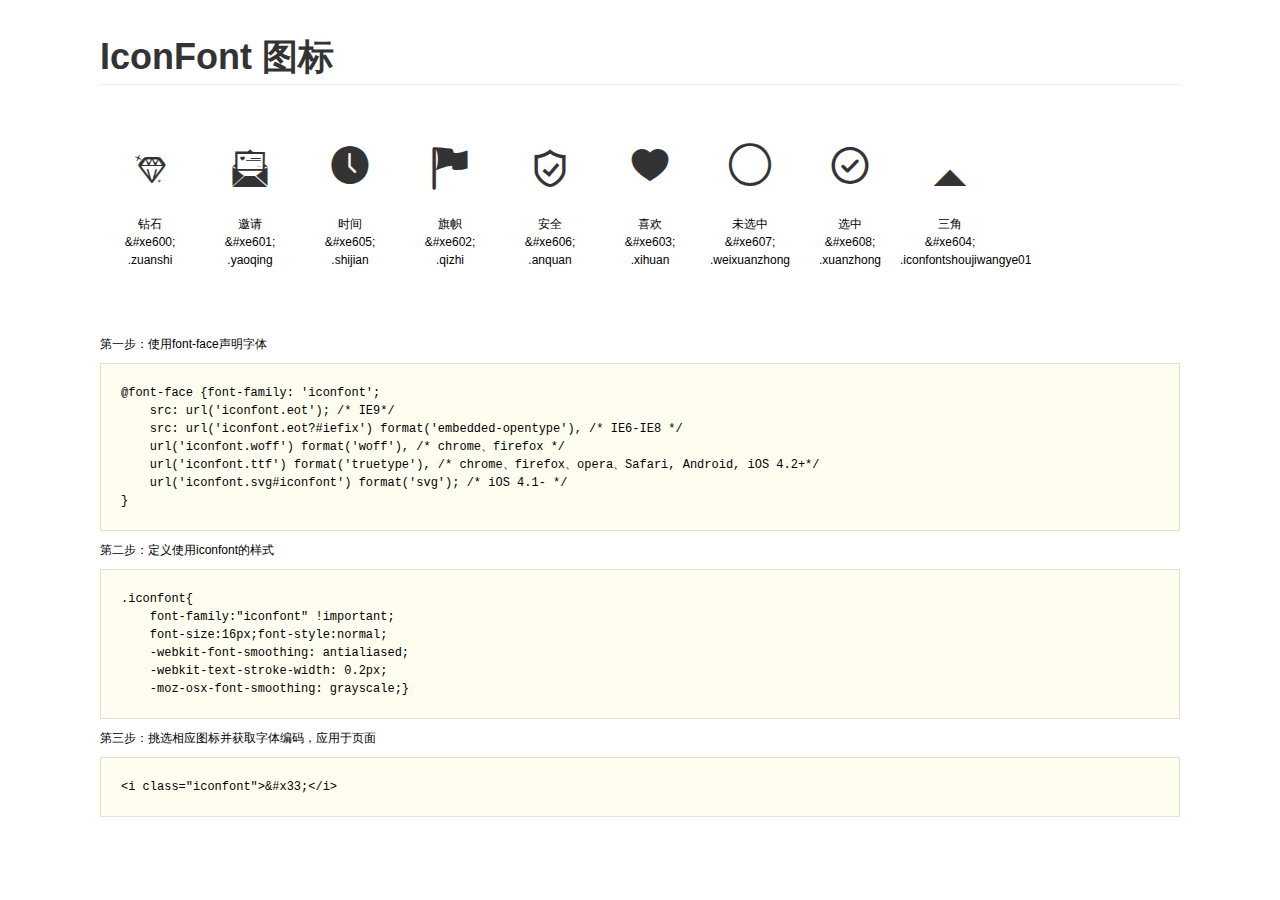
<file: asset/src/style/demo.html>
<!DOCTYPE html>
<html>
<head>
    <meta charset="utf-8"/>
    <title>IconFont</title>
    <link rel="stylesheet" href="demo.css">
    <link rel="stylesheet" href="iconfont.css">
</head>
<body>
    <div class="main">
        <h1>IconFont 图标</h1>
        <ul class="icon_lists clear">
            
                <li>
                <i class="icon iconfont">&#xe600;</i>
                    <div class="name">钻石</div>
                    <div class="code">&amp;#xe600;</div>
                    <div class="fontclass">.zuanshi</div>
                </li>
            
                <li>
                <i class="icon iconfont">&#xe601;</i>
                    <div class="name">邀请</div>
                    <div class="code">&amp;#xe601;</div>
                    <div class="fontclass">.yaoqing</div>
                </li>
            
                <li>
                <i class="icon iconfont">&#xe605;</i>
                    <div class="name">时间</div>
                    <div class="code">&amp;#xe605;</div>
                    <div class="fontclass">.shijian</div>
                </li>
            
                <li>
                <i class="icon iconfont">&#xe602;</i>
                    <div class="name">旗帜</div>
                    <div class="code">&amp;#xe602;</div>
                    <div class="fontclass">.qizhi</div>
                </li>
            
                <li>
                <i class="icon iconfont">&#xe606;</i>
                    <div class="name">安全</div>
                    <div class="code">&amp;#xe606;</div>
                    <div class="fontclass">.anquan</div>
                </li>
            
                <li>
                <i class="icon iconfont">&#xe603;</i>
                    <div class="name">喜欢</div>
                    <div class="code">&amp;#xe603;</div>
                    <div class="fontclass">.xihuan</div>
                </li>
            
                <li>
                <i class="icon iconfont">&#xe607;</i>
                    <div class="name">未选中</div>
                    <div class="code">&amp;#xe607;</div>
                    <div class="fontclass">.weixuanzhong</div>
                </li>
            
                <li>
                <i class="icon iconfont">&#xe608;</i>
                    <div class="name">选中</div>
                    <div class="code">&amp;#xe608;</div>
                    <div class="fontclass">.xuanzhong</div>
                </li>
            
                <li>
                <i class="icon iconfont">&#xe604;</i>
                    <div class="name">三角</div>
                    <div class="code">&amp;#xe604;</div>
                    <div class="fontclass">.iconfontshoujiwangye01</div>
                </li>
            
        </ul>


        <div class="helps">
            第一步：使用font-face声明字体
            <pre>
@font-face {font-family: 'iconfont';
    src: url('iconfont.eot'); /* IE9*/
    src: url('iconfont.eot?#iefix') format('embedded-opentype'), /* IE6-IE8 */
    url('iconfont.woff') format('woff'), /* chrome、firefox */
    url('iconfont.ttf') format('truetype'), /* chrome、firefox、opera、Safari, Android, iOS 4.2+*/
    url('iconfont.svg#iconfont') format('svg'); /* iOS 4.1- */
}
</pre>
第二步：定义使用iconfont的样式
            <pre>
.iconfont{
    font-family:"iconfont" !important;
    font-size:16px;font-style:normal;
    -webkit-font-smoothing: antialiased;
    -webkit-text-stroke-width: 0.2px;
    -moz-osx-font-smoothing: grayscale;}
</pre>
第三步：挑选相应图标并获取字体编码，应用于页面
<pre>
&lt;i class="iconfont"&gt;&amp;#x33;&lt;/i&gt;
</pre>
        </div>

    </div>
</body>
</html>
</file>
<file: asset/src/style/iconfont.css>
@font-face {font-family: "iconfont";
  src: url('iconfont.eot?t=1473500944'); /* IE9*/
  src: url('iconfont.eot?t=1473500944#iefix') format('embedded-opentype'), /* IE6-IE8 */
  url('iconfont.woff?t=1473500944') format('woff'), /* chrome, firefox */
  url('iconfont.ttf?t=1473500944') format('truetype'), /* chrome, firefox, opera, Safari, Android, iOS 4.2+*/
  url('iconfont.svg?t=1473500944#iconfont') format('svg'); /* iOS 4.1- */
}

.iconfont {
  font-family:"iconfont" !important;
  font-size:16px;
  font-style:normal;
  -webkit-font-smoothing: antialiased;
  -webkit-text-stroke-width: 0.2px;
  -moz-osx-font-smoothing: grayscale;
}
.icon-zuanshi:before { content: "\e600"; }
.icon-yaoqing:before { content: "\e601"; }
.icon-shijian:before { content: "\e605"; }
.icon-qizhi:before { content: "\e602"; }
.icon-anquan:before { content: "\e606"; }
.icon-xihuan:before { content: "\e603"; }
.icon-weixuanzhong:before { content: "\e607"; }
.icon-xuanzhong:before { content: "\e608"; }
.icon-iconfontshoujiwangye01:before { content: "\e604"; }
</file>
<file: asset/src/style/demo.css>
*{margin: 0;padding: 0;list-style: none;}
/*
KISSY CSS Reset
理念：1. reset 的目的不是清除浏览器的默认样式，这仅是部分工作。清除和重置是紧密不可分的。
2. reset 的目的不是让默认样式在所有浏览器下一致，而是减少默认样式有可能带来的问题。
3. reset 期望提供一套普适通用的基础样式。但没有银弹，推荐根据具体需求，裁剪和修改后再使用。
特色：1. 适应中文；2. 基于最新主流浏览器。
维护：玉伯<lifesinger@gmail.com>, 正淳<ragecarrier@gmail.com>
 */

/** 清除内外边距 **/
body, h1, h2, h3, h4, h5, h6, hr, p, blockquote, /* structural elements 结构元素 */
dl, dt, dd, ul, ol, li, /* list elements 列表元素 */
pre, /* text formatting elements 文本格式元素 */
form, fieldset, legend, button, input, textarea, /* form elements 表单元素 */
th, td /* table elements 表格元素 */ {
  margin: 0;
  padding: 0;
}

/** 设置默认字体 **/
body,
button, input, select, textarea /* for ie */ {
  font: 12px/1.5 tahoma, arial, \5b8b\4f53, sans-serif;
}
h1, h2, h3, h4, h5, h6 { font-size: 100%; }
address, cite, dfn, em, var { font-style: normal; } /* 将斜体扶正 */
code, kbd, pre, samp { font-family: courier new, courier, monospace; } /* 统一等宽字体 */
small { font-size: 12px; } /* 小于 12px 的中文很难阅读，让 small 正常化 */

/** 重置列表元素 **/
ul, ol { list-style: none; }

/** 重置文本格式元素 **/
a { text-decoration: none; }
a:hover { text-decoration: underline; }


/** 重置表单元素 **/
legend { color: #000; } /* for ie6 */
fieldset, img { border: 0; } /* img 搭车：让链接里的 img 无边框 */
button, input, select, textarea { font-size: 100%; } /* 使得表单元素在 ie 下能继承字体大小 */
/* 注：optgroup 无法扶正 */

/** 重置表格元素 **/
table { border-collapse: collapse; border-spacing: 0; }

/* 清除浮动 */
.ks-clear:after, .clear:after {
  content: '\20';
  display: block;
  height: 0;
  clear: both;
}
.ks-clear, .clear {
  *zoom: 1;
}

.main {padding: 30px 100px;}
.main h1{font-size:36px; color:#333; text-align:left;margin-bottom:30px; border-bottom: 1px solid #eee;}

.helps{margin-top:40px;}
.helps pre{
  padding:20px;
  margin:10px 0;
  border:solid 1px #e7e1cd;
  background-color: #fffdef;
  overflow: auto;
}

.icon_lists li{
  float:left;
  width: 100px;
  height:180px;
  text-align: center;
}
.icon_lists .icon{
  font-size: 42px;
  line-height: 100px;
  margin: 10px 0;
  color:#333;
  -webkit-transition: font-size 0.25s ease-out 0s;
  -moz-transition: font-size 0.25s ease-out 0s;
  transition: font-size 0.25s ease-out 0s;

}
.icon_lists .icon:hover{
  font-size: 100px;
}
</file>
